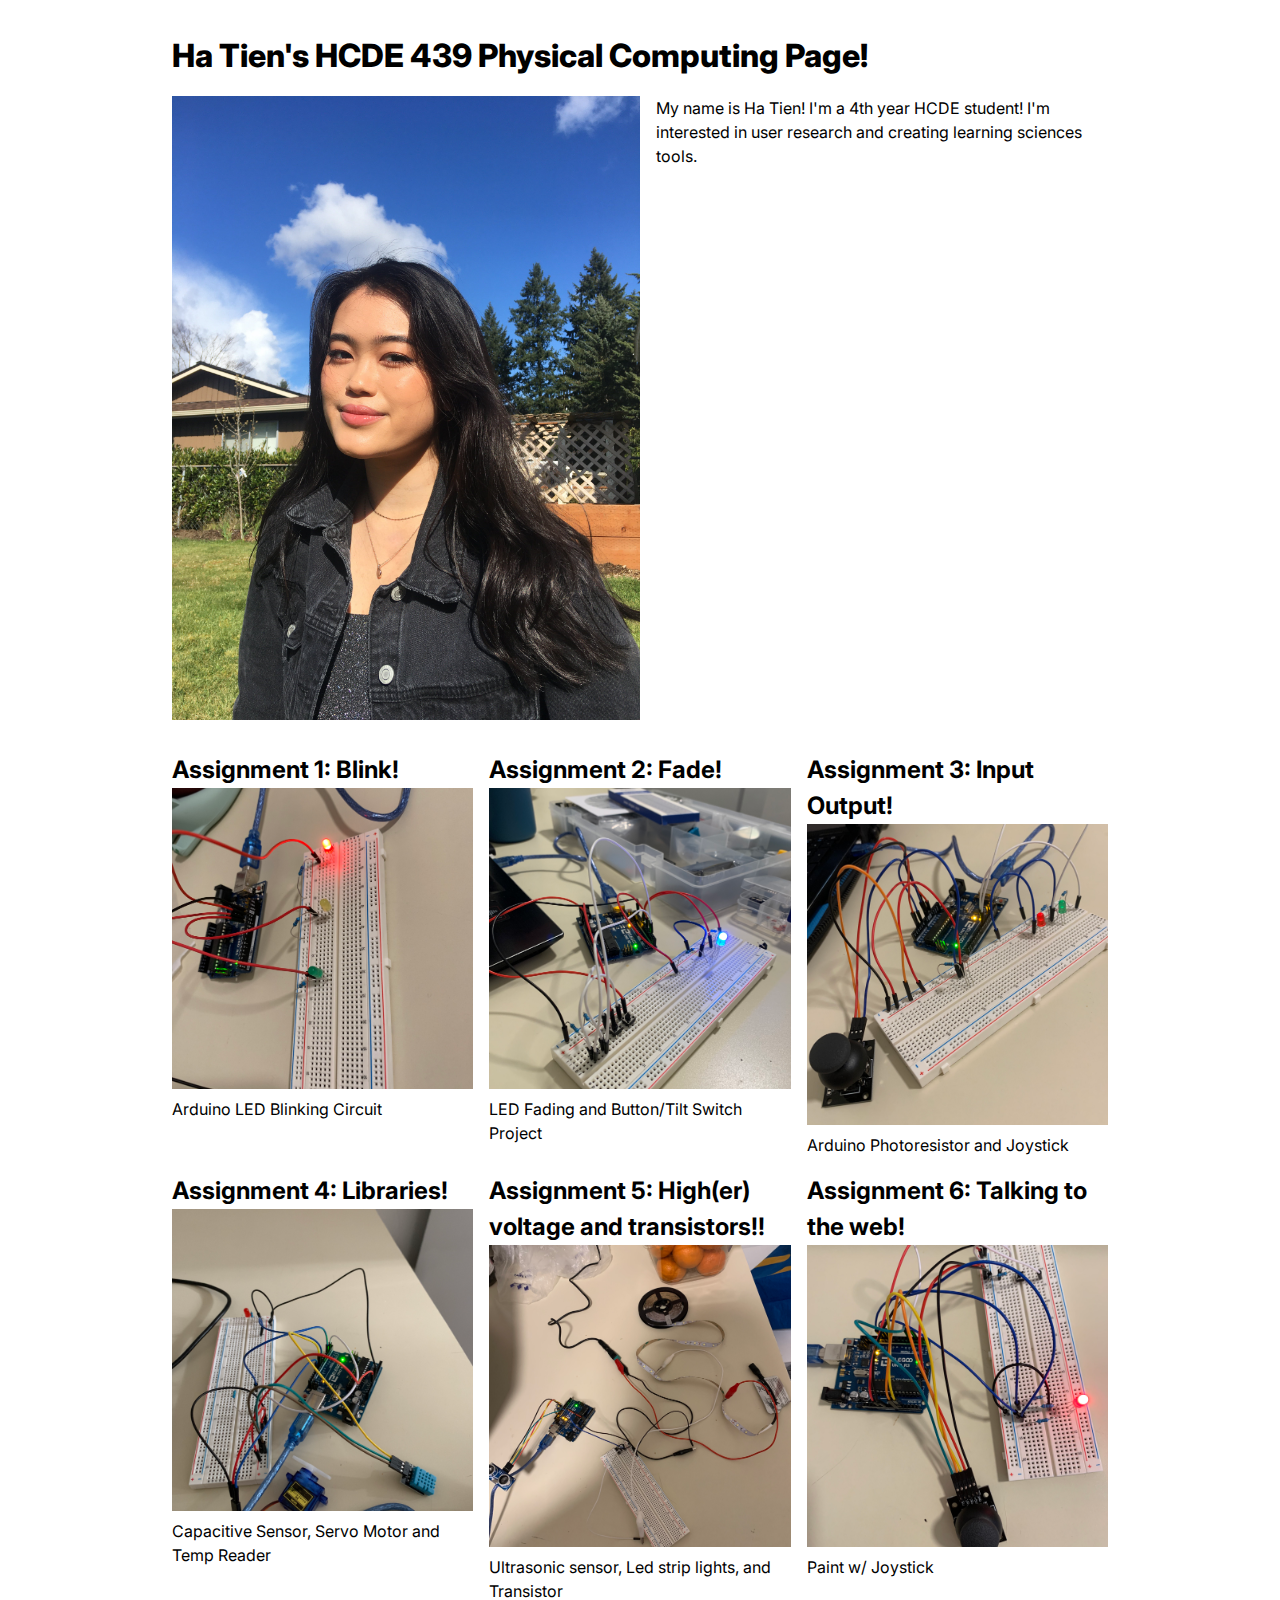
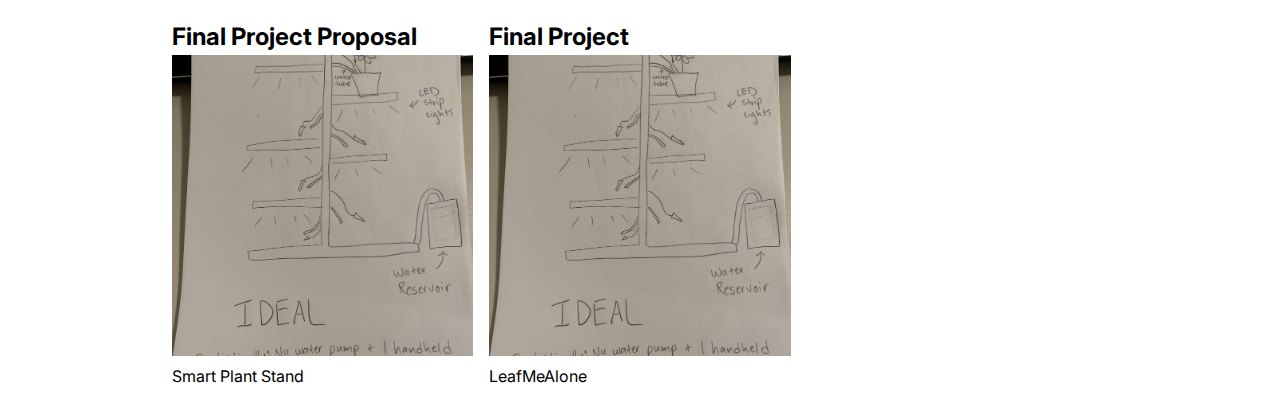
<file: index.html>
<!DOCTYPE html>
<html>
  <head>
    <meta charset="utf-8" />
    <meta name="viewport" content="width=device-width, maximum-scale=1.0" />

    <title>Ha Tien's HCDE 439 Physical Computing Page!</title>

    <link href="style.css" rel="stylesheet" />
  </head>
  <body>
    <h1>Ha Tien's HCDE 439 Physical Computing Page!</h1>

    <div class="header">
      <img src="Profile_photo.jpg" />
      <p>
        My name is Ha Tien! I'm a 4th year HCDE student! I'm interested in user research and creating learning sciences tools. 
      </p>
    </div>

    <div class="grid">
      <div class="assignment">
        <a href="a1.html">
          <h2>Assignment 1: Blink!</h2>
          <img src="./a1/IMG_5095.jpg" />
        </a>
        <p>Arduino LED Blinking Circuit</p>
      </div>

      <div class="assignment">
        <a href="a2.html">
          <h2>Assignment 2: Fade!</h2>
          <img src="./a2/IMG_5110.jpg" />
        </a>
        <p>LED Fading and Button/Tilt Switch Project</p>
      </div>

      <div class="assignment">
        <a href="a3.html">
          <h2>Assignment 3: Input Output!</h2>
          <img src="./a3/IMG_5145.jpg" />
        </a>
        <p>Arduino Photoresistor and Joystick</p>
      </div>

      <div class="assignment">
        <a href="a4.html">
          <h2>Assignment 4: Libraries!</h2>
          <img src="./a4/IMG_5167.jpg" />
        </a>
        <p>Capacitive Sensor, Servo Motor and Temp Reader</p>
      </div>

      <div class="assignment">
        <a href="a5.html">
          <h2>Assignment 5: High(er) voltage and transistors!!</h2>
          <img src="./a5/IMG_5211.jpg" />
        </a>
        <p>Ultrasonic sensor, Led strip lights, and Transistor</p>
      </div>

      <div class="assignment">
        <a href="a6.html">
          <h2>Assignment 6: Talking to the web!</h2>
          <img src="./a6/IMG_5333.jpg" />
        </a>
        <p>Paint w/ Joystick</p>
      </div>

      <div class="assignment">
        <a href="final_proposal.html">
          <h2>Final Project Proposal</h2>
          <img src="IMG_5746.jpg" />
        </a>
        <p>Smart Plant Stand</p>
      </div>

      <div class="assignment">
        <a href="final_project.html">
          <h2>Final Project</h2>
          <img src="IMG_5746.jpg" />
        </a>
        <p>LeafMeAlone</p>
      </div>
    </div>
  </body>
</html>
</file>
<file: style.css>
@import url("https://fonts.googleapis.com/css2?family=Inter:wght@100;200;300;400;500;600;700;800;900&display=swap");

*,
*::before,
*::after {
  box-sizing: border-box;
}

* {
  margin: 0;
}

img,
picture,
video,
canvas,
svg {
  display: block;
  max-width: 100%;
}

body {
  font-family: "Inter", sans-serif;
  line-height: 1.5;
  -webkit-font-smoothing: antialiased;
  max-width: 1000px;
  padding: 2em;
  margin: auto;
}

h1 {
  font-weight: 800;
}

h2 {
  font-weight: 700;
}

.header {
  display: flex;
  gap: 1em;
  margin-top: 1em;
}

.header img {
  width: 50%;
  object-fit: cover;
}

.grid {
  display: grid;
  grid-template-columns: repeat(auto-fit, minmax(250px, 1fr));
  gap: 1em;
  margin-top: 2em;
}

.assignment a {
  color: #000;
  text-decoration: none;
}

.assignment a:hover {
  color: #f06;
}

.assignment img {
  aspect-ratio: 1;
  object-fit: cover;
}

.assignment p {
  margin-top: 0.5em;
}

.video {
  display: flex;
  justify-content: center;
}
</file>
